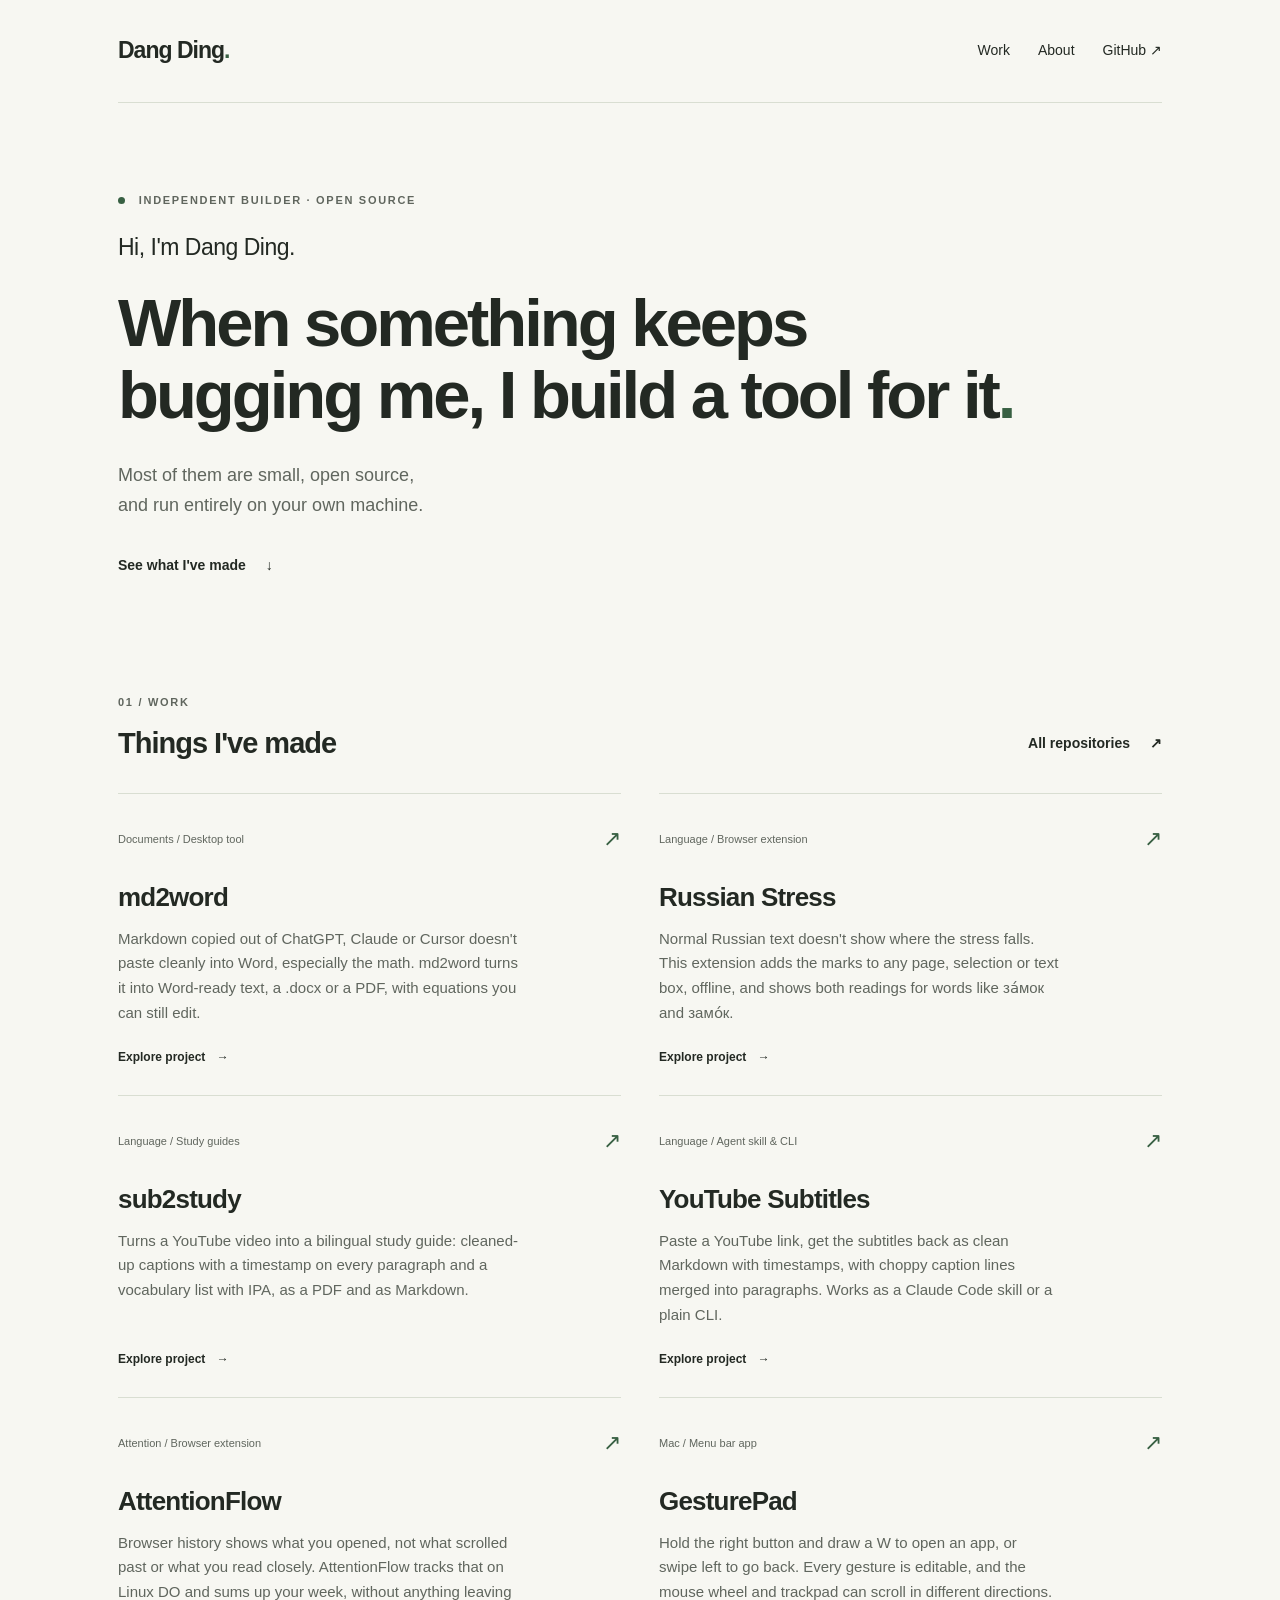
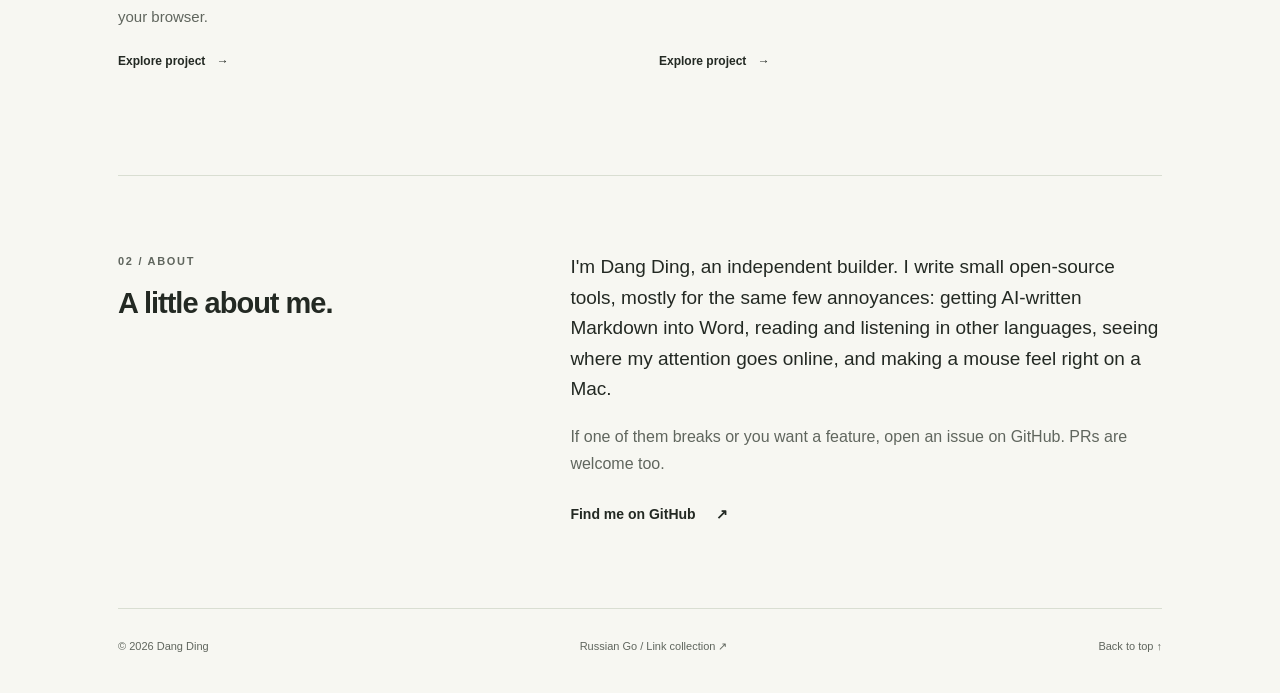
<file: index.html>
<!doctype html>
<html lang="en">
<head>
  <meta charset="utf-8">
  <meta name="viewport" content="width=device-width, initial-scale=1">
  <meta name="description" content="Dang Ding makes small open-source tools: md2word, Russian Stress, sub2study, AttentionFlow and GesturePad. Most of them run entirely on your own machine.">
  <meta name="theme-color" content="#f7f7f2">
  <title>Dang Ding · small open-source tools</title>
  <link rel="canonical" href="https://itsdangding.github.io/">
  <meta property="og:type" content="website">
  <meta property="og:title" content="Dang Ding">
  <meta property="og:description" content="Small open-source tools for things that keep bugging me: AI Markdown in Word, reading Russian, YouTube study notes, attention on Linux DO, gestures on the Mac.">
  <meta property="og:url" content="https://itsdangding.github.io/">
  <meta name="twitter:card" content="summary">
  <link rel="icon" href="/assets/mark.svg" type="image/svg+xml">
  <link rel="stylesheet" href="/assets/home.css">
</head>
<body>
  <a class="skip-link" href="#main">Skip to content</a>
  <div class="shell">
    <header class="header">
      <a class="brand" href="/" aria-label="Dang Ding home">Dang Ding<span aria-hidden="true">.</span></a>
      <nav aria-label="Main navigation">
        <a href="#work">Work</a><a href="#about">About</a>
        <a href="https://github.com/itsdangding">GitHub <span aria-hidden="true">↗</span></a>
      </nav>
    </header>
    <main id="main">
      <section class="hero" aria-labelledby="intro">
        <p class="eyebrow"><span class="dot" aria-hidden="true"></span> Independent builder · Open source</p>
        <h1 id="intro">Hi, I'm Dang Ding.</h1>
        <p class="hero-statement">When something keeps<br class="desktop-break"> bugging me, I build a tool for it<span class="accent">.</span></p>
        <p class="hero-description">Most of them are small, open source,<br class="desktop-break"> and run entirely on your own machine.</p>
        <a class="text-link" href="#work">See what I've made <span aria-hidden="true">↓</span></a>
      </section>
      <section class="work section" id="work" aria-labelledby="work-title">
        <div class="section-heading"><div><p class="eyebrow">01 / Work</p><h2 id="work-title">Things I've made</h2></div><a class="text-link" href="https://github.com/itsdangding?tab=repositories">All repositories <span aria-hidden="true">↗</span></a></div>
        <div class="projects">
          <a class="project" href="https://github.com/itsdangding/md2word">
            <div class="project-top"><span class="project-kind">Documents / Desktop tool</span><span class="arrow" aria-hidden="true">↗</span></div>
            <h3>md2word</h3><p>Markdown copied out of ChatGPT, Claude or Cursor doesn't paste cleanly into Word, especially the math. md2word turns it into Word-ready text, a .docx or a PDF, with equations you can still edit.</p><span class="project-action">Explore project <span aria-hidden="true">→</span></span>
          </a>
          <a class="project" href="https://github.com/itsdangding/russian-stress-extension">
            <div class="project-top"><span class="project-kind">Language / Browser extension</span><span class="arrow" aria-hidden="true">↗</span></div>
            <h3>Russian Stress</h3><p>Normal Russian text doesn't show where the stress falls. This extension adds the marks to any page, selection or text box, offline, and shows both readings for words like за́мок and замо́к.</p><span class="project-action">Explore project <span aria-hidden="true">→</span></span>
          </a>
          <a class="project" href="https://github.com/itsdangding/sub2study">
            <div class="project-top"><span class="project-kind">Language / Study guides</span><span class="arrow" aria-hidden="true">↗</span></div>
            <h3>sub2study</h3><p>Turns a YouTube video into a bilingual study guide: cleaned-up captions with a timestamp on every paragraph and a vocabulary list with IPA, as a PDF and as Markdown.</p><span class="project-action">Explore project <span aria-hidden="true">→</span></span>
          </a>
          <a class="project" href="https://github.com/itsdangding/youtube-subtitle-downloader">
            <div class="project-top"><span class="project-kind">Language / Agent skill &amp; CLI</span><span class="arrow" aria-hidden="true">↗</span></div>
            <h3>YouTube Subtitles</h3><p>Paste a YouTube link, get the subtitles back as clean Markdown with timestamps, with choppy caption lines merged into paragraphs. Works as a Claude Code skill or a plain CLI.</p><span class="project-action">Explore project <span aria-hidden="true">→</span></span>
          </a>
          <a class="project" href="https://github.com/itsdangding/attentionflow">
            <div class="project-top"><span class="project-kind">Attention / Browser extension</span><span class="arrow" aria-hidden="true">↗</span></div>
            <h3>AttentionFlow</h3><p>Browser history shows what you opened, not what scrolled past or what you read closely. AttentionFlow tracks that on Linux DO and sums up your week, without anything leaving your browser.</p><span class="project-action">Explore project <span aria-hidden="true">→</span></span>
          </a>
          <a class="project" href="https://github.com/itsdangding/GesturePad">
            <div class="project-top"><span class="project-kind">Mac / Menu bar app</span><span class="arrow" aria-hidden="true">↗</span></div>
            <h3>GesturePad</h3><p>Hold the right button and draw a W to open an app, or swipe left to go back. Every gesture is editable, and the mouse wheel and trackpad can scroll in different directions.</p><span class="project-action">Explore project <span aria-hidden="true">→</span></span>
          </a>
        </div>
      </section>
      <section class="about section" id="about" aria-labelledby="about-title">
        <div><p class="eyebrow">02 / About</p><h2 id="about-title">A little about me.</h2></div>
        <div class="about-body"><p>I'm Dang Ding, an independent builder. I write small open-source tools, mostly for the same few annoyances: getting AI-written Markdown into Word, reading and listening in other languages, seeing where my attention goes online, and making a mouse feel right on a Mac.</p><p class="muted">If one of them breaks or you want a feature, open an issue on GitHub. PRs are welcome too.</p><a class="text-link" href="https://github.com/itsdangding">Find me on GitHub <span aria-hidden="true">↗</span></a></div>
      </section>
    </main>
    <footer><p>© 2026 Dang Ding</p><a href="/russian-go/">Russian Go / Link collection <span aria-hidden="true">↗</span></a><a href="#intro">Back to top ↑</a></footer>
  </div>
</body>
</html>
</file>
<file: assets/home.css>
:root{color-scheme:light;--paper:#f7f7f2;--ink:#232923;--muted:#60665e;--line:#d9ded2;--green:#386043;--soft:#edf0e6}
*{box-sizing:border-box}html{scroll-behavior:smooth;scroll-padding-top:32px}body{margin:0;background:var(--paper);color:var(--ink);font-family:-apple-system,BlinkMacSystemFont,"Segoe UI",sans-serif;-webkit-font-smoothing:antialiased;font-size:16px;line-height:1.65}a{color:inherit;text-decoration:none}a:focus-visible{outline:2px solid var(--green);outline-offset:6px}a:hover{color:var(--green)}.shell{max-width:1140px;margin:auto;padding:0 48px}.skip-link{position:absolute;top:-80px;left:20px;background:var(--ink);color:white;padding:12px;z-index:10}.skip-link:focus{top:12px}.header{display:flex;align-items:center;justify-content:space-between;padding:32px 0;border-bottom:1px solid var(--line);gap:24px}.brand{font-size:23px;font-weight:650;letter-spacing:-1px}.brand span,.accent{color:var(--green)}nav{display:flex;gap:28px;font-size:14px}nav a{padding:6px 0}.hero{padding:88px 0 34px}.eyebrow{font-size:11px;letter-spacing:1.7px;text-transform:uppercase;font-weight:600;color:var(--muted);margin:0 0 20px}.dot{display:inline-block;height:7px;width:7px;border-radius:50%;background:var(--green);margin-right:9px}h1{font-size:23px;letter-spacing:-.5px;font-weight:500;margin:0 0 20px}.hero-statement{font-size:clamp(42px,5.5vw,67px);line-height:1.08;letter-spacing:-3px;font-weight:600;margin:0 0 28px;max-width:950px}.hero-description{font-size:18px;color:var(--muted);line-height:1.7;margin:0 0 27px}.text-link{font-size:14px;font-weight:600;display:inline-flex;align-items:center;gap:20px;padding:6px 0}.hero-note{margin-top:66px;font-size:11px;letter-spacing:.4px;color:var(--muted)}.current{display:flex;align-items:center;gap:32px;background:var(--soft);padding:27px 30px;border:1px solid var(--line);margin-top:10px}.current .eyebrow{margin-bottom:7px;font-size:10px}h2{font-size:29px;line-height:1.25;letter-spacing:-1px;font-weight:550;margin:0}.current h2{font-size:23px}.current-detail{flex:1}.current-detail p{margin:0;font-size:14px}.muted{color:var(--muted)}.status{font-size:11px;color:var(--green);white-space:nowrap;border:1px solid #b9c6b3;border-radius:20px;padding:5px 12px}.section{padding:76px 0;border-bottom:1px solid var(--line)}.section-heading{display:flex;justify-content:space-between;align-items:flex-end;gap:24px;margin-bottom:32px}.section .eyebrow{margin-bottom:14px}.projects{display:grid;grid-template-columns:1fr 1fr;gap:0 38px}.project{padding:27px 0 28px;border-top:1px solid var(--line);display:flex;flex-direction:column;transition:color .2s}.project-top{display:flex;justify-content:space-between;gap:12px;align-items:center}.project-kind{font-size:11px;color:var(--muted)}.arrow{font-size:22px;color:var(--green)}h3{font-size:26px;letter-spacing:-.8px;font-weight:550;margin:18px 0 8px}.project p{font-size:15px;color:var(--muted);margin:0 0 22px;max-width:400px}.project-action{font-size:12px;font-weight:600;margin-top:auto}.project-action span{margin-left:8px}.project:hover .project-action{text-decoration:underline;text-underline-offset:5px}.writing,.about{display:grid;grid-template-columns:1fr 1.5fr;gap:58px}.writing>div>.muted{font-size:14px;line-height:1.7}.belief{font-size:32px;font-weight:500;letter-spacing:-1px;line-height:1.3;margin:0 0 22px}.writing-body>p:not(.belief),.about-body p{font-size:16px;margin:0 0 20px}.writing-body .writing-note{color:var(--green);font-size:13px!important}.about{border-bottom:0}.about-body p:first-child{font-size:19px;line-height:1.6}footer{display:flex;justify-content:space-between;align-items:center;flex-wrap:wrap;gap:20px;padding:28px 0 38px;border-top:1px solid var(--line);font-size:11px;color:var(--muted)}footer p{margin:0}.footer-note{display:inline}::selection{background:#dae6cf}
@media(max-width:760px){.shell{padding:0 25px}.header{padding:24px 0;align-items:flex-start;gap:16px}nav{gap:16px;font-size:12px;flex-wrap:wrap;justify-content:flex-end;max-width:240px}.brand{white-space:nowrap;font-size:21px}.hero{padding-top:62px}.hero-statement{font-size:49px;letter-spacing:-2px}.desktop-break{display:none}.hero-description{font-size:16px}.hero-note{margin-top:44px;font-size:10px}.current{flex-wrap:wrap;padding:23px;gap:16px}.current-detail{flex-basis:100%;order:3}.status{margin-left:auto}.section{padding:54px 0}.section-heading{align-items:flex-start;flex-direction:column;gap:12px}.projects{grid-template-columns:1fr;gap:0}.project p{max-width:100%}.writing,.about{grid-template-columns:1fr;gap:25px}.belief{font-size:30px}.writing>div>.muted br{display:none}footer{align-items:flex-start;flex-direction:column;gap:14px}.footer-note{display:none}}
@media(max-width:380px){.shell{padding:0 20px}nav{gap:10px}.hero-statement{font-size:41px}h2{font-size:26px}.brand{font-size:19px}}
@media(prefers-reduced-motion:reduce){html{scroll-behavior:auto}.project{transition:none}}
</file>
